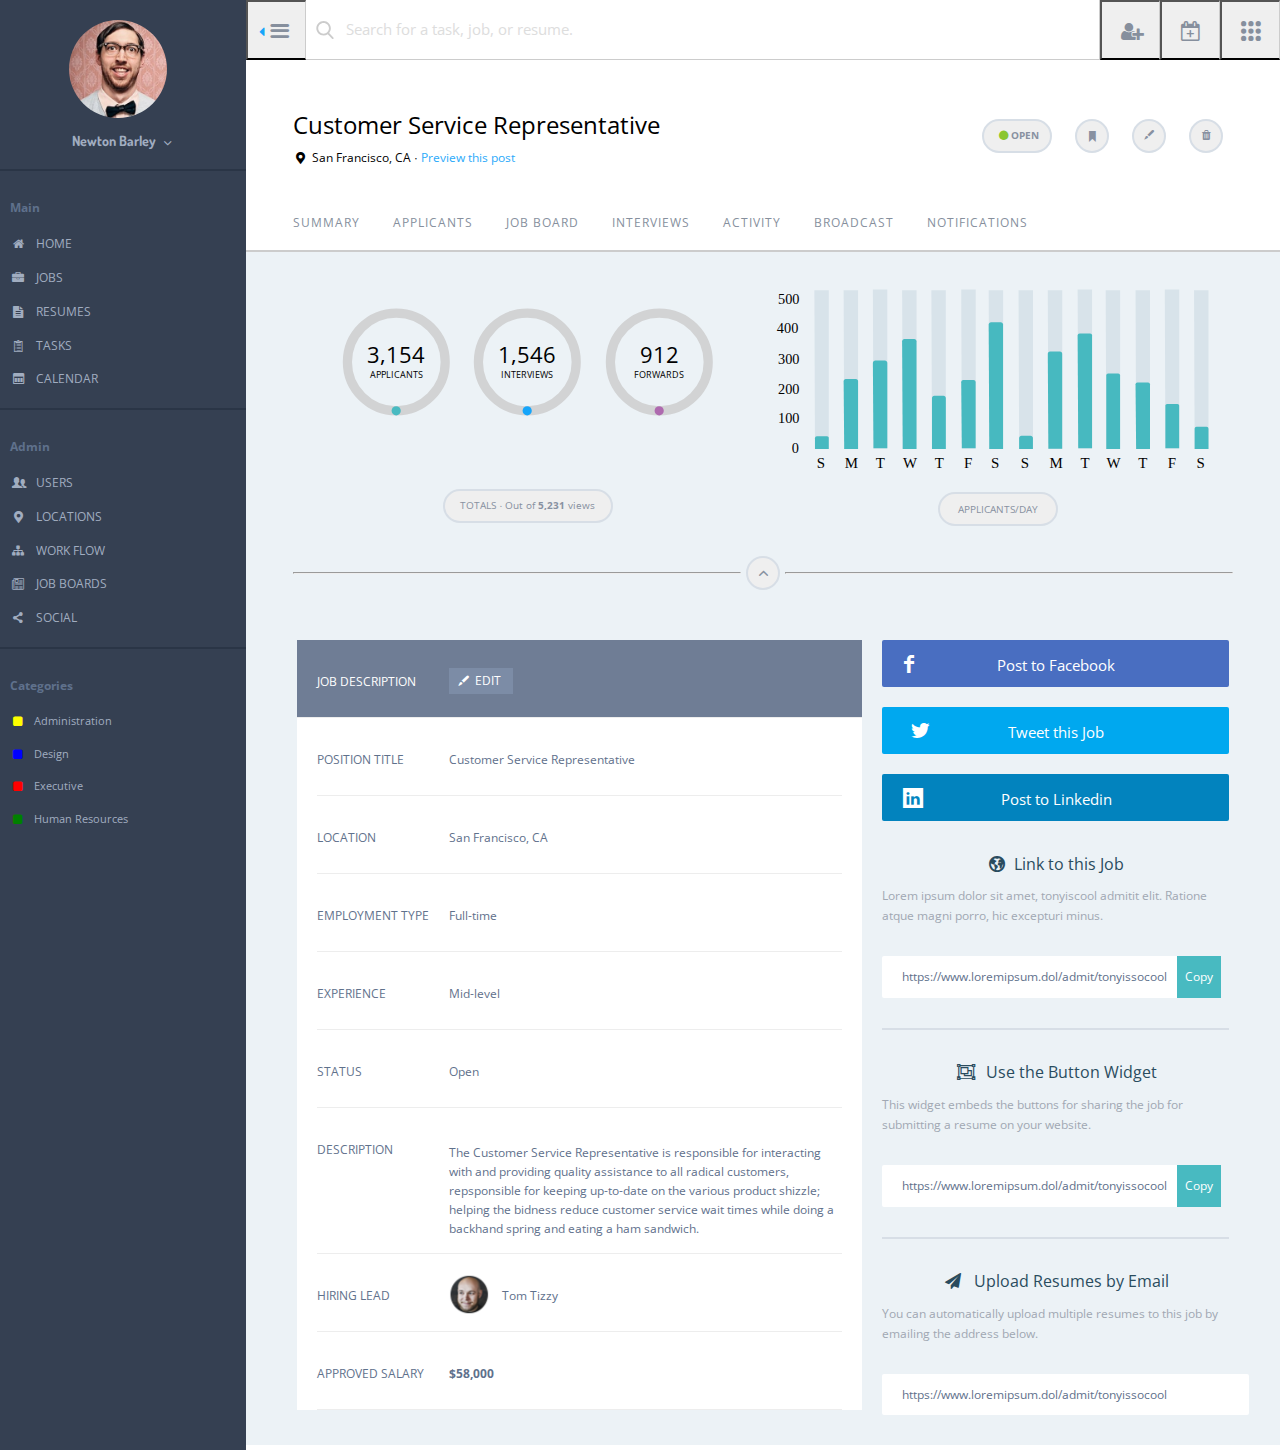
<file: index.html>
<!DOCTYPE html>
<html lang="en">
<head>
  <meta charset="UTF-8">
  <title>Static Comp 3</title>
  <link rel="stylesheet" href="css/fontello/css/fontello.css">
  <link rel="stylesheet" href="css/styles.css">
  <link rel="stylesheet" href="css/normalize.css">
  <meta name="viewport" content="width=device-width, user-scalable=no, initial-scale=1.0, maximum-scale=1.0, minimum-scale=1.0">
  <link href="https://fonts.googleapis.com/css?family=Dosis:700|Open+Sans:400,800" rel="stylesheet">
</head>
<body>
  <nav role="search">
    <button class="nav__button nav__button-hamburger">
      <i class="icon-left-dir" aria-label="view sidebar navigation"></i>
      <i class="icon-menu"></i>
    </button>
    <input type="search" class="nav__search" name="search" placeholder="Search for a task, job, or resume." aria-label="Searchbar">
    <button class="nav__button" aria-label="View contacts">
      <i class="icon-user-plus"></i>
    </button>
    <button class="nav__button" aria-label="Add calendar event">
      <i class="icon-calendar-plus-o"></i>
    </button>
    <button class="nav__button" aria-label="View full site navigation">
      <i class="icon-th"></i>
    </button>
  </nav>
  <header>
    <section class="header__section">
      <div>
        <h1 class="header__h1" role=heading aria-level=1>Customer Service Representative</h1>
        <p class="header__text-location">
          <i class="icon-location"></i>
          San Francisco, CA ∙ 
          <a href="#" class="header__link-preview">Preview this post</a>
        </p>
      </div>
      <div class="header__div-btn">
        <button class="button__general header__button-open" aria-label="Open details for this job">
          <i class="icon-circle"></i>OPEN
        </button>
        <button class="button__general" aria-label="Bookmark this job">
          <i class="icon-bookmark"></i>
        </button>
        <button class="button__general" aria-label="Send a comment about this job">
          <i class="icon-pencil-alt"></i>
        </button>
        <button class="button__general" aria-label="Delete this job from your list">
          <i class="icon-trash"></i>
        </button>
      </div>
    </section>
    <button class="header__btn-hidden" aria-label="Show all menu items">MENU</button>
    <ul class="header__ul">
      <li>
        <a href="#" class="header__ul-a" aria-label="link to Summary sub page">
        SUMMARY
        </a>
      </li>
      <li>
        <a href="#" class="header__ul-a" aria-label="link to Applicants sub page">
        APPLICANTS
        </a>
      </li>
      <li>
        <a href="#" class="header__ul-a" aria-label="link to Job board sub page">
        JOB BOARD
        </a>
      </li>
      <li>
        <a href="#" class="header__ul-a" aria-label="link to Interviews sub page">
        INTERVIEWS
        </a>
      </li>
      <li>
        <a href="#" class="header__ul-a" aria-label="link to Activity sub page">
        ACTIVITY
        </a>
      </li>
      <li>
        <a href="#" class="header__ul-a" aria-label="link to Broadcasts sub page">
        BROADCAST
        </a>
      </li>
      <li>
        <a href="#" class="header__ul-a" aria-label="link to Notifications sub page">
        NOTIFICATIONS
        </a>
      </li>
    </ul>
  </header>
  <aside role="navigation">
    <figure class="aside__figure">
      <img class="aside__figure-profile" src="images/profilepic.png" alt="Profile Picture">
    </figure>
    <figcaption class="aside__figure-caption" aria-label="Name of person in profile picture">
      Newton Barley
      <i class="icon-down-open"></i>
    </figcaption>
    <h2 class="aside__h2">Main</h2>
    <ul>
    <li>
      <a href="#" class="aside__link aside__link-home">
        <i class="icon-home"></i>
        HOME
      </a>
    </li>
    <li>
      <a href="#" class="aside__link aside__link-jobs">
        <i class="icon-briefcase"></i>
        JOBS
      </a>
    </li>
    <li>
      <a href="#" class="aside__link aside__link-resumes">
        <i class="icon-doc-text-inv"></i>
        RESUMES
      </a>
    </li>
    <li>
      <a href="#" class="aside__link aside__link-tasks">
        <i class="icon-clipboard"></i>
        TASKS
      </a>
    </li>
    <li>
      <a href="#" class="aside__link aside__link-calendar">
        <i class="icon-calendar"></i>
        CALENDAR
      </a>
    </li>
    </ul>
    <h2 class="aside__h2">Admin</h2>
    <ul>
      <li>
        <a href="#" class="aside__link aside__link-users">
          <i class="icon-users"></i>
          USERS
        </a>
      </li>
      <li>
        <a href="#" class="aside__link aside__link-locations">
          <i class="icon-location"></i>
          LOCATIONS
        </a>
      </li>
      <li>
        <a href="#" class="aside__link aside__link-work">
          <i class="icon-sitemap"></i>
          WORK FLOW
        </a>
      </li>
      <li>
        <a href="#" class="aside__link aside__link-job">
          <i class="icon-doc"></i>
          JOB BOARDS
        </a>
      </li>
      <li>
        <a href="#" class="aside__link aside__link-social">
          <i class="icon-share"></i>
          SOCIAL
        </a>
      </li>
    </ul>
    <h2 class="aside__h2">Categories</h2>
    <ul>
      <li>
        <a href="#" class="aside__link aside__link-categorie">
          <i class="icon-yellow icon-blank"></i>
          Administration
        </a>
      </li>
      <li>
        <a href="#" class="aside__link aside__link-categorie">
          <i class="icon-blue icon-blank"></i>
          Design
        </a>
      </li>
      <li>
        <a href="#" class="aside__link aside__link-categorie">
          <i class="icon-red icon-blank"></i>
          Executive
        </a>
      </li>
      <li>
        <a href="#" class="aside__link aside__link-categorie">
          <i class="icon-green icon-blank"></i>
          Human Resources
        </a>
      </li>
    </ul>
  </aside>
  <main role="main">
    <section class="main__section-graphs">
      <article class="main__article-left">
        <div class="main__div-doughnut">
          <svg class="main__doughnut main__doughnut-left" viewBox="0 0 36 39">
            <circle 
              class="main__donut-hole" 
              cx="18" 
              cy="21" 
              r="15.91549430918954" 
              fill="#ecf2f6">
            </circle>
            <circle 
              class="main__doughnut-ring" 
              cx="18" 
              cy="21" 
              r="15.91549430918954" 
              fill="transparent" 
              stroke="#d2d3d4" 
              stroke-width="3">
            </circle>
            <circle 
              class="main__doughnut-segment1" 
              cx="18" 
              cy="21" 
              r="15.91549430918954" 
              fill="transparent" 
              stroke="#48bac1" 
              stroke-width="3" 
              stroke-dashoffset="-25" 
              stroke-dasharray="0 100" 
              stroke-linecap="round">
            </circle>
            <g class="main__doughnut-text" aria-label="You are on a doughnut graph showing the amount of 3,154 Applicants">
              <text class="main__doughnut-text--number" x="50%" y="50%" aria-hidden="true">3,154</text>
              <text class="main__doughnut-text--topic" x="50%" y="50%" aria-hidden="true">APPLICANTS</text>
            </g>
          </svg>
          <svg class="main__doughnut main__doughnut-middle" viewBox="0 0 36 39">
            <circle 
              class="main__donut-hole" 
              cx="18" 
              cy="21" 
              r="15.91549430918954" 
              fill="#ecf2f6">
            </circle>
            <circle 
              class="main__doughnut-ring" 
              cx="18" 
              cy="21" 
              r="15.91549430918954" 
              fill="transparent" 
              stroke="#d2d3d4" 
              stroke-width="3"></circle>
            <circle 
              class="main__doughnut-segment2" 
              cx="18" 
              cy="21" 
              r="15.91549430918954" 
              fill="transparent" 
              stroke="#16a5fa" 
              stroke-width="3" 
              stroke-dashoffset="-25" 
              stroke-dasharray="0 100" 
              stroke-linecap="round">
            </circle>
            <g class="main__doughnut-text" aria-label="You are on a doughnut graph showing the amount of 1,546 Interviews">
              <text class="main__doughnut-text--number" x="50%" y="50%" aria-hidden="true">1,546</text>
              <text class="main__doughnut-text--topic" x="50%" y="50%" aria-hidden="true">INTERVIEWS</text>
            </g>
          </svg>
          <svg class="main__doughnut main__doughnut-right" viewBox="0 0 36 39">
            <circle 
              class="main__donut-hole" 
              cx="18" 
              cy="21" 
              r="15.91549430918954" 
              fill="#ecf2f6">
            </circle>
            <circle 
              class="main__doughnut-ring" 
              cx="18" 
              cy="21" 
              r="15.91549430918954" 
              fill="transparent" 
              stroke="#d2d3d4" 
              stroke-width="3">
            </circle>
            <circle 
              class="main__doughnut-segment3" 
              cx="18" 
              cy="21" 
              r="15.91549430918954" 
              fill="transparent" 
              stroke="#ae6aaf" 
              stroke-width="3" 
              stroke-dashoffset="-25" 
              stroke-dasharray="0 100" 
              stroke-linecap="round">
            </circle>
            <g class="main__doughnut-text" aria-label="You are on a doughnut graph showing the amount of 912 Forwards this week">
              <text class="main__doughnut-text--number" x="50%" y="50%" aria-hidden="true">912</text>
              <text class="main__doughnut-text--topic" x="50%" y="50%" aria-hidden="true">FORWARDS</text>
            </g>
          </svg>
        </div>
        <button class="button__general main__btn-left" aria-label="Go to totals of out the current 5,231 views">
          TOTALS ∙ Out of <b>5,231</b> views
        </button>
      </article>
      <article class="main__article-right">
        <div class="main__div-img">
          <img src="images/damnchart.svg" class="main__vertchart" alt="Vertical bar chart of data from throughout the week">
        </div>
        <button class="button__general main__btn-right" aria-label="Go to the amount of applicants per day">
          APPLICANTS/DAY
        </button>
      </article>
      </div>
    </section>
    <div class="main__div-divider">
      <div class="main__div-hr">
        <hr>
      </div>
      <button class="button__general main__button-collapse" aria-label="Collapse graph content">
        <i class="icon-up-open"></i>
      </button>
      <button class="button__general main__button-show" aria-label="Show graph content, collapsed">
        Show Graph Information
      </button>
      <div class="main__div-hr">
        <hr>
      </div>
    </div>
    <section class="main__section-info">
      <article class="main__article-job">
        <h2 class="main__table main__table-heading">JOB DESCRIPTION</h2>
        <p class="main__table main__table-btn">
          <button class="table__btn" aria-label="Edit the contents of this table">
            <i class="icon-pencil-alt"></i>
            EDIT
          </button></p>
        <h2 class="main__table main__table-h2">POSITION TITLE</h2>
        <p class="main__table main__table-p">Customer Service Representative</p>
        <h2 class="main__table main__table-h2">LOCATION</h2>
        <p class="main__table main__table-p">San Francisco, CA</p>
        <h2 class="main__table main__table-h2">EMPLOYMENT TYPE</h2>
        <p class="main__table main__table-p">Full-time</p>
        <h2 class="main__table main__table-h2">EXPERIENCE</h2>
        <p class="main__table main__table-p">Mid-level</p>
        <h2 class="main__table main__table-h2">STATUS</h2>
        <p class="main__table main__table-p">Open</p>
        <h2 class="main__table main__table-h2 main__table-h2large">DESCRIPTION</h2>
        <p class="main__table main__table-p main__table-plarge">
          The Customer Service Representative is responsible for interacting with and 
          providing quality assistance to all radical customers, repsponsible for keeping 
          up-to-date on the various product shizzle; helping the bidness reduce customer 
          service wait times while doing a backhand spring and eating a ham sandwich.
        </p>
        <h2 class="main__table main__table-h2">HIRING LEAD</h2>
        <p class="main__table main__table-p">
          <img class="main__table-img" src="images/tomtizzy.png" alt="Profile photo of Tom Tizzy the hihering manager">
          Tom Tizzy
        </p>
        <h2 class="main__table main__table-h2">APPROVED SALARY</h2>
        <p class="main__table main__table-p"><b>$58,000</b></p>      
      </article>
      <article class="main__article-social">
        <button class="main__btn-social main__btn-facebook" aria-label="Go to Facebook">
          <i class="main__icon-social icon-facebook"></i>
          Post to Facebook
        </button>
        <button class="main__btn-social main__btn-twitter" aria-label="Go to Twitter">
          <i class="main__icon-social icon-twitter"></i>
          Tweet this Job
        </button>
        <button class="main__btn-social main__btn-linkedin" aria-label="Go to Linked In">
          <i class="main__icon-social icon-linkedin"></i>
          Post to Linkedin
        </button>
        <h2 class="main__h2-social"><i class="social__icon icon-globe"></i>Link to this Job</h2>
        <p class="main__text-social">
          Lorem ipsum dolor sit amet, tonyiscool admitit elit. 
          Ratione atque magni porro, hic excepturi minus.
        </p>
        <div class="main__div-social">
          <input type="text" class="main__input-social" placeholder="https://www.loremipsum.dol/admit/tonyissocool">
          <button class="main__btn-submit" aria-label="Copy the link to this job">Copy</button>
        </div>
        <h2 class="main__h2-social">
          <i class="social__icon icon-object-group"></i>
          Use the Button Widget
        </h2>
        <p class="main__text-social">
          This widget embeds the buttons for sharing the job for 
          submitting a resume on your website.
        </p>
        <div class="main__div-social">
          <input type="text" class="main__input-social" placeholder="https://www.loremipsum.dol/admit/tonyissocool">
          <button class="main__btn-submit" aria-label="Copy a code snippet to embed this button widget">Copy</button>
        </div>
        <h2 class="main__h2-social">
          <i class="social__icon icon-paper-plane"></i>
          Upload Resumes by Email
        </h2>
        <p class="main__text-social">
          You can automatically upload multiple resumes to this job by 
          emailing the address below.
        </p>
        <div class="last__div main__div-social">
          <input type="text" class="last__input main__input-social" placeholder="https://www.loremipsum.dol/admit/tonyissocool">
        </div>
      </article>
    </section>
  </main>
  <script src="https://ajax.googleapis.com/ajax/libs/jquery/3.3.1/jquery.min.js"></script>
  <script src ="scripts.js"></script>
</body>
</html>
</file>
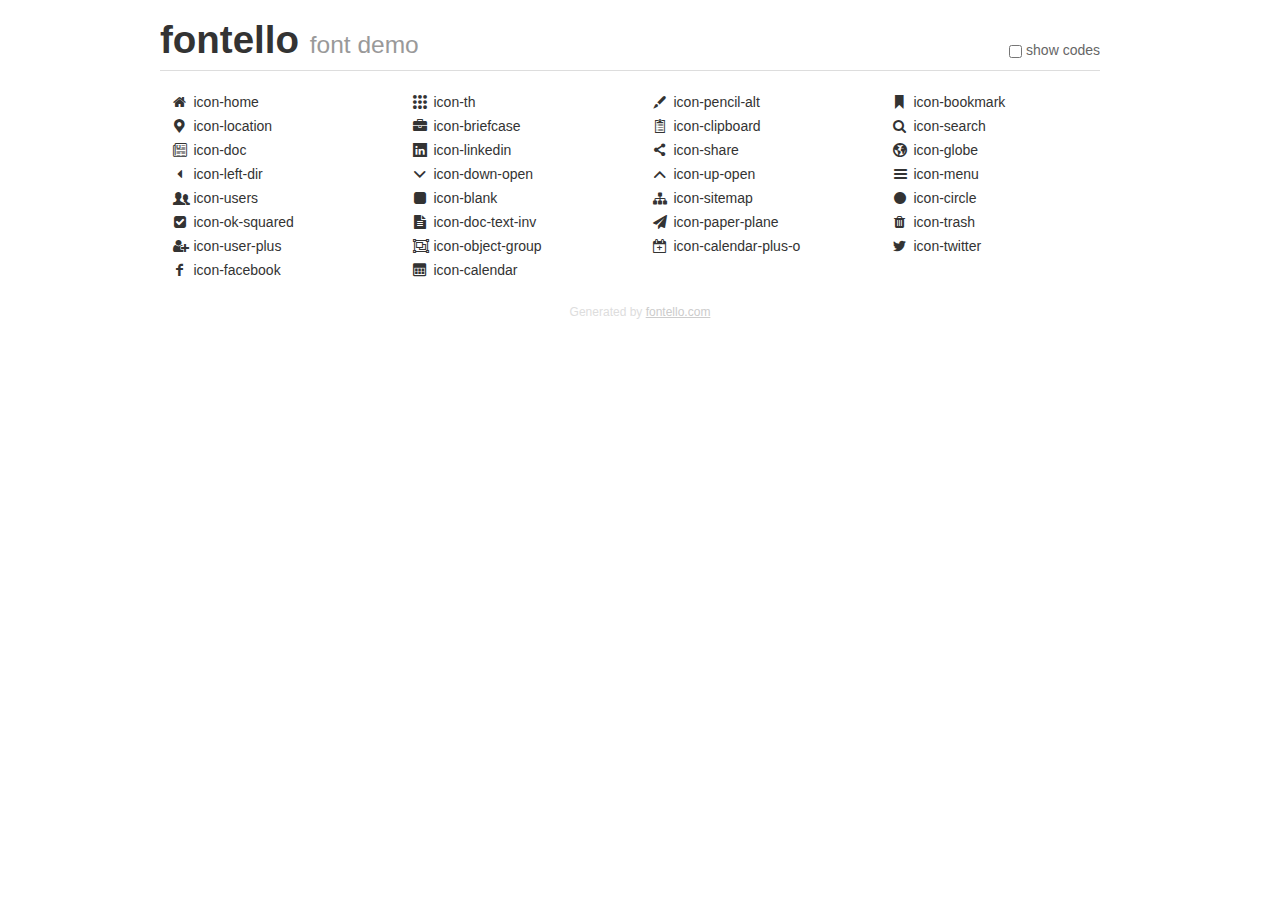
<file: css/fontello/demo.html>
<!DOCTYPE html>
<html>
  <head><!--[if lt IE 9]><script language="javascript" type="text/javascript" src="//html5shim.googlecode.com/svn/trunk/html5.js"></script><![endif]-->
    <meta charset="UTF-8"><style>/*
 * Bootstrap v2.2.1
 *
 * Copyright 2012 Twitter, Inc
 * Licensed under the Apache License v2.0
 * http://www.apache.org/licenses/LICENSE-2.0
 *
 * Designed and built with all the love in the world @twitter by @mdo and @fat.
 */
.clearfix {
  *zoom: 1;
}
.clearfix:before,
.clearfix:after {
  display: table;
  content: "";
  line-height: 0;
}
.clearfix:after {
  clear: both;
}
html {
  font-size: 100%;
  -webkit-text-size-adjust: 100%;
  -ms-text-size-adjust: 100%;
}
a:focus {
  outline: thin dotted #333;
  outline: 5px auto -webkit-focus-ring-color;
  outline-offset: -2px;
}
a:hover,
a:active {
  outline: 0;
}
button,
input,
select,
textarea {
  margin: 0;
  font-size: 100%;
  vertical-align: middle;
}
button,
input {
  *overflow: visible;
  line-height: normal;
}
button::-moz-focus-inner,
input::-moz-focus-inner {
  padding: 0;
  border: 0;
}
body {
  margin: 0;
  font-family: "Helvetica Neue", Helvetica, Arial, sans-serif;
  font-size: 14px;
  line-height: 20px;
  color: #333;
  background-color: #fff;
}
a {
  color: #08c;
  text-decoration: none;
}
a:hover {
  color: #005580;
  text-decoration: underline;
}
.row {
  margin-left: -20px;
  *zoom: 1;
}
.row:before,
.row:after {
  display: table;
  content: "";
  line-height: 0;
}
.row:after {
  clear: both;
}
[class*="span"] {
  float: left;
  min-height: 1px;
  margin-left: 20px;
}
.container,
.navbar-static-top .container,
.navbar-fixed-top .container,
.navbar-fixed-bottom .container {
  width: 940px;
}
.span12 {
  width: 940px;
}
.span11 {
  width: 860px;
}
.span10 {
  width: 780px;
}
.span9 {
  width: 700px;
}
.span8 {
  width: 620px;
}
.span7 {
  width: 540px;
}
.span6 {
  width: 460px;
}
.span5 {
  width: 380px;
}
.span4 {
  width: 300px;
}
.span3 {
  width: 220px;
}
.span2 {
  width: 140px;
}
.span1 {
  width: 60px;
}
[class*="span"].pull-right,
.row-fluid [class*="span"].pull-right {
  float: right;
}
.container {
  margin-right: auto;
  margin-left: auto;
  *zoom: 1;
}
.container:before,
.container:after {
  display: table;
  content: "";
  line-height: 0;
}
.container:after {
  clear: both;
}
p {
  margin: 0 0 10px;
}
.lead {
  margin-bottom: 20px;
  font-size: 21px;
  font-weight: 200;
  line-height: 30px;
}
small {
  font-size: 85%;
}
h1 {
  margin: 10px 0;
  font-family: inherit;
  font-weight: bold;
  line-height: 20px;
  color: inherit;
  text-rendering: optimizelegibility;
}
h1 small {
  font-weight: normal;
  line-height: 1;
  color: #999;
}
h1 {
  line-height: 40px;
}
h1 {
  font-size: 38.5px;
}
h1 small {
  font-size: 24.5px;
}
body {
  margin-top: 90px;
}
.header {
  position: fixed;
  top: 0;
  left: 50%;
  margin-left: -480px;
  background-color: #fff;
  border-bottom: 1px solid #ddd;
  padding-top: 10px;
  z-index: 10;
}
.footer {
  color: #ddd;
  font-size: 12px;
  text-align: center;
  margin-top: 20px;
}
.footer a {
  color: #ccc;
  text-decoration: underline;
}
.the-icons {
  font-size: 14px;
  line-height: 24px;
}
.switch {
  position: absolute;
  right: 0;
  bottom: 10px;
  color: #666;
}
.switch input {
  margin-right: 0.3em;
}
.codesOn .i-name {
  display: none;
}
.codesOn .i-code {
  display: inline;
}
.i-code {
  display: none;
}
@font-face {
      font-family: 'fontello';
      src: url('./font/fontello.eot?35883860');
      src: url('./font/fontello.eot?35883860#iefix') format('embedded-opentype'),
           url('./font/fontello.woff?35883860') format('woff'),
           url('./font/fontello.ttf?35883860') format('truetype'),
           url('./font/fontello.svg?35883860#fontello') format('svg');
      font-weight: normal;
      font-style: normal;
    }
     
     
    .demo-icon
    {
      font-family: "fontello";
      font-style: normal;
      font-weight: normal;
      speak: none;
     
      display: inline-block;
      text-decoration: inherit;
      width: 1em;
      margin-right: .2em;
      text-align: center;
      /* opacity: .8; */
     
      /* For safety - reset parent styles, that can break glyph codes*/
      font-variant: normal;
      text-transform: none;
     
      /* fix buttons height, for twitter bootstrap */
      line-height: 1em;
     
      /* Animation center compensation - margins should be symmetric */
      /* remove if not needed */
      margin-left: .2em;
     
      /* You can be more comfortable with increased icons size */
      /* font-size: 120%; */
     
      /* Font smoothing. That was taken from TWBS */
      -webkit-font-smoothing: antialiased;
      -moz-osx-font-smoothing: grayscale;
     
      /* Uncomment for 3D effect */
      /* text-shadow: 1px 1px 1px rgba(127, 127, 127, 0.3); */
    }
     </style>
    <link rel="stylesheet" href="css/animation.css"><!--[if IE 7]><link rel="stylesheet" href="css/" + font.fontname + "-ie7.css"><![endif]-->
    <script>
      function toggleCodes(on) {
        var obj = document.getElementById('icons');
      
        if (on) {
          obj.className += ' codesOn';
        } else {
          obj.className = obj.className.replace(' codesOn', '');
        }
      }
      
    </script>
  </head>
  <body>
    <div class="container header">
      <h1>fontello <small>font demo</small></h1>
      <label class="switch">
        <input type="checkbox" onclick="toggleCodes(this.checked)">show codes
      </label>
    </div>
    <div class="container" id="icons">
      <div class="row">
        <div class="the-icons span3" title="Code: 0xe800"><i class="demo-icon icon-home">&#xe800;</i> <span class="i-name">icon-home</span><span class="i-code">0xe800</span></div>
        <div class="the-icons span3" title="Code: 0xe801"><i class="demo-icon icon-th">&#xe801;</i> <span class="i-name">icon-th</span><span class="i-code">0xe801</span></div>
        <div class="the-icons span3" title="Code: 0xe802"><i class="demo-icon icon-pencil-alt">&#xe802;</i> <span class="i-name">icon-pencil-alt</span><span class="i-code">0xe802</span></div>
        <div class="the-icons span3" title="Code: 0xe803"><i class="demo-icon icon-bookmark">&#xe803;</i> <span class="i-name">icon-bookmark</span><span class="i-code">0xe803</span></div>
      </div>
      <div class="row">
        <div class="the-icons span3" title="Code: 0xe804"><i class="demo-icon icon-location">&#xe804;</i> <span class="i-name">icon-location</span><span class="i-code">0xe804</span></div>
        <div class="the-icons span3" title="Code: 0xe805"><i class="demo-icon icon-briefcase">&#xe805;</i> <span class="i-name">icon-briefcase</span><span class="i-code">0xe805</span></div>
        <div class="the-icons span3" title="Code: 0xe806"><i class="demo-icon icon-clipboard">&#xe806;</i> <span class="i-name">icon-clipboard</span><span class="i-code">0xe806</span></div>
        <div class="the-icons span3" title="Code: 0xe807"><i class="demo-icon icon-search">&#xe807;</i> <span class="i-name">icon-search</span><span class="i-code">0xe807</span></div>
      </div>
      <div class="row">
        <div class="the-icons span3" title="Code: 0xe808"><i class="demo-icon icon-doc">&#xe808;</i> <span class="i-name">icon-doc</span><span class="i-code">0xe808</span></div>
        <div class="the-icons span3" title="Code: 0xe809"><i class="demo-icon icon-linkedin">&#xe809;</i> <span class="i-name">icon-linkedin</span><span class="i-code">0xe809</span></div>
        <div class="the-icons span3" title="Code: 0xe80a"><i class="demo-icon icon-share">&#xe80a;</i> <span class="i-name">icon-share</span><span class="i-code">0xe80a</span></div>
        <div class="the-icons span3" title="Code: 0xe80b"><i class="demo-icon icon-globe">&#xe80b;</i> <span class="i-name">icon-globe</span><span class="i-code">0xe80b</span></div>
      </div>
      <div class="row">
        <div class="the-icons span3" title="Code: 0xe80c"><i class="demo-icon icon-left-dir">&#xe80c;</i> <span class="i-name">icon-left-dir</span><span class="i-code">0xe80c</span></div>
        <div class="the-icons span3" title="Code: 0xf004"><i class="demo-icon icon-down-open">&#xf004;</i> <span class="i-name">icon-down-open</span><span class="i-code">0xf004</span></div>
        <div class="the-icons span3" title="Code: 0xf005"><i class="demo-icon icon-up-open">&#xf005;</i> <span class="i-name">icon-up-open</span><span class="i-code">0xf005</span></div>
        <div class="the-icons span3" title="Code: 0xf008"><i class="demo-icon icon-menu">&#xf008;</i> <span class="i-name">icon-menu</span><span class="i-code">0xf008</span></div>
      </div>
      <div class="row">
        <div class="the-icons span3" title="Code: 0xf064"><i class="demo-icon icon-users">&#xf064;</i> <span class="i-name">icon-users</span><span class="i-code">0xf064</span></div>
        <div class="the-icons span3" title="Code: 0xf0c8"><i class="demo-icon icon-blank">&#xf0c8;</i> <span class="i-name">icon-blank</span><span class="i-code">0xf0c8</span></div>
        <div class="the-icons span3" title="Code: 0xf0e8"><i class="demo-icon icon-sitemap">&#xf0e8;</i> <span class="i-name">icon-sitemap</span><span class="i-code">0xf0e8</span></div>
        <div class="the-icons span3" title="Code: 0xf111"><i class="demo-icon icon-circle">&#xf111;</i> <span class="i-name">icon-circle</span><span class="i-code">0xf111</span></div>
      </div>
      <div class="row">
        <div class="the-icons span3" title="Code: 0xf14a"><i class="demo-icon icon-ok-squared">&#xf14a;</i> <span class="i-name">icon-ok-squared</span><span class="i-code">0xf14a</span></div>
        <div class="the-icons span3" title="Code: 0xf15c"><i class="demo-icon icon-doc-text-inv">&#xf15c;</i> <span class="i-name">icon-doc-text-inv</span><span class="i-code">0xf15c</span></div>
        <div class="the-icons span3" title="Code: 0xf1d8"><i class="demo-icon icon-paper-plane">&#xf1d8;</i> <span class="i-name">icon-paper-plane</span><span class="i-code">0xf1d8</span></div>
        <div class="the-icons span3" title="Code: 0xf1f8"><i class="demo-icon icon-trash">&#xf1f8;</i> <span class="i-name">icon-trash</span><span class="i-code">0xf1f8</span></div>
      </div>
      <div class="row">
        <div class="the-icons span3" title="Code: 0xf234"><i class="demo-icon icon-user-plus">&#xf234;</i> <span class="i-name">icon-user-plus</span><span class="i-code">0xf234</span></div>
        <div class="the-icons span3" title="Code: 0xf247"><i class="demo-icon icon-object-group">&#xf247;</i> <span class="i-name">icon-object-group</span><span class="i-code">0xf247</span></div>
        <div class="the-icons span3" title="Code: 0xf271"><i class="demo-icon icon-calendar-plus-o">&#xf271;</i> <span class="i-name">icon-calendar-plus-o</span><span class="i-code">0xf271</span></div>
        <div class="the-icons span3" title="Code: 0xf309"><i class="demo-icon icon-twitter">&#xf309;</i> <span class="i-name">icon-twitter</span><span class="i-code">0xf309</span></div>
      </div>
      <div class="row">
        <div class="the-icons span3" title="Code: 0xf30c"><i class="demo-icon icon-facebook">&#xf30c;</i> <span class="i-name">icon-facebook</span><span class="i-code">0xf30c</span></div>
        <div class="the-icons span3" title="Code: 0xf4c5"><i class="demo-icon icon-calendar">&#xf4c5;</i> <span class="i-name">icon-calendar</span><span class="i-code">0xf4c5</span></div>
      </div>
    </div>
    <div class="container footer">Generated by <a href="http://fontello.com">fontello.com</a></div>
  </body>
</html>
</file>
<file: css/fontello/css/fontello.css>
@font-face {
  font-family: 'fontello';
  src: url('../font/fontello.eot?43820993');
  src: url('../font/fontello.eot?43820993#iefix') format('embedded-opentype'),
       url('../font/fontello.woff2?43820993') format('woff2'),
       url('../font/fontello.woff?43820993') format('woff'),
       url('../font/fontello.ttf?43820993') format('truetype'),
       url('../font/fontello.svg?43820993#fontello') format('svg');
  font-weight: normal;
  font-style: normal;
}
/* Chrome hack: SVG is rendered more smooth in Windozze. 100% magic, uncomment if you need it. */
/* Note, that will break hinting! In other OS-es font will be not as sharp as it could be */
/*
@media screen and (-webkit-min-device-pixel-ratio:0) {
  @font-face {
    font-family: 'fontello';
    src: url('../font/fontello.svg?43820993#fontello') format('svg');
  }
}
*/
 
 [class^="icon-"]:before, [class*=" icon-"]:before {
  font-family: "fontello";
  font-style: normal;
  font-weight: normal;
  speak: none;
 
  display: inline-block;
  text-decoration: inherit;
  width: 1em;
  margin-right: .2em;
  text-align: center;
  /* opacity: .8; */
 
  /* For safety - reset parent styles, that can break glyph codes*/
  font-variant: normal;
  text-transform: none;
 
  /* fix buttons height, for twitter bootstrap */
  line-height: 1em;
 
  /* Animation center compensation - margins should be symmetric */
  /* remove if not needed */
  margin-left: .2em;
 
  /* you can be more comfortable with increased icons size */
  /* font-size: 120%; */
 
  /* Font smoothing. That was taken from TWBS */
  -webkit-font-smoothing: antialiased;
  -moz-osx-font-smoothing: grayscale;
 
  /* Uncomment for 3D effect */
  /* text-shadow: 1px 1px 1px rgba(127, 127, 127, 0.3); */
}
 
.icon-home:before { content: '\e800'; } /* '' */
.icon-th:before { content: '\e801'; } /* '' */
.icon-pencil-alt:before { content: '\e802'; } /* '' */
.icon-bookmark:before { content: '\e803'; } /* '' */
.icon-location:before { content: '\e804'; } /* '' */
.icon-briefcase:before { content: '\e805'; } /* '' */
.icon-clipboard:before { content: '\e806'; } /* '' */
.icon-search:before { content: '\e807'; } /* '' */
.icon-doc:before { content: '\e808'; } /* '' */
.icon-linkedin:before { content: '\e809'; } /* '' */
.icon-share:before { content: '\e80a'; } /* '' */
.icon-globe:before { content: '\e80b'; } /* '' */
.icon-left-dir:before { content: '\e80c'; } /* '' */
.icon-down-open:before { content: '\f004'; } /* '' */
.icon-up-open:before { content: '\f005'; } /* '' */
.icon-menu:before { content: '\f008'; } /* '' */
.icon-users:before { content: '\f064'; } /* '' */
.icon-blank:before { content: '\f0c8'; } /* '' */
.icon-sitemap:before { content: '\f0e8'; } /* '' */
.icon-circle:before { content: '\f111'; } /* '' */
.icon-ok-squared:before { content: '\f14a'; } /* '' */
.icon-doc-text-inv:before { content: '\f15c'; } /* '' */
.icon-paper-plane:before { content: '\f1d8'; } /* '' */
.icon-trash:before { content: '\f1f8'; } /* '' */
.icon-user-plus:before { content: '\f234'; } /* '' */
.icon-object-group:before { content: '\f247'; } /* '' */
.icon-calendar-plus-o:before { content: '\f271'; } /* '' */
.icon-twitter:before { content: '\f309'; } /* '' */
.icon-facebook:before { content: '\f30c'; } /* '' */
.icon-calendar:before { content: '\f4c5'; } /* '' */
</file>
<file: css/styles.css>
html {
  font-family: 'Open Sans', sans-serif;
  font-size: 10px;
}

body {
  display: grid;
  min-width: 350px;
  height: 100%;
  grid-template-rows: 6rem auto auto;
  grid-template-columns: auto auto;
}

.button__general {
  font-size: 1rem;
  font-weight: bold;
  width: 3.4rem;
  height: 3.4rem;
  margin: 1rem;
  color: #8891a1;
  border: .2rem solid #d7dee6;
  border-radius: 2rem;
}

.button__general:hover {
  background-color: #354052;
  color: #fff;
}

/*======================================================
 NAV STYLING
======================================================== */

nav {
  display: flex;
}

nav button i {
  font-size: 2em;
}

input::placeholder {
  color: #ddd;
}

.icon-left-dir {
  font-size: 1.5rem;
  position: relative;
  bottom: 1px;
  color: #16a5fa;
}

.icon-menu {
  position: relative;
  right: 10px;
}

.nav__button {
  min-width: 6rem;
  height: 100%;
  padding: 0;
  color: #868f9d;
  border-right: .1rem solid #ccc;
}

.nav__button:hover {
  background-color: #16a5fa;
  color: #fff;
}


.nav__search {
  font-size: 1.5em;
  width: calc(100% - 17rem);
  min-width: 4rem;
  padding-left: 4rem;
  border: none;
  border-right: .1rem solid #ccc;
  background: url('../images/search.svg') 1rem no-repeat;
  background-size: 1.8rem;
  border-bottom: .1rem solid #ccc;
}

/*======================================================
 ASIDE STYLING
======================================================== */

aside {
  font-size: 1.2rem;
  display: flex;
  flex-direction: column;
  min-width: 125px;
  height: 100%;
  padding-bottom: .5rem;
  background-color: #354052;
  grid-row-start: 1;
  grid-row-end: 4;
}

aside ul {
  padding: 0;
  list-style-type: none;
}

aside li i {
  padding-right: .6rem;
}

figcaption i {
  font-size: .9rem;
  padding-left: 2px;
}


.aside__figure {
  display: flex;
  flex-direction: column;
  margin: 2rem 0 1.5rem 0;
  align-items: center;
  justify-content: center;
}

.aside__figure-profile {
  width: 40%;
  margin-right: 10px;
  vertical-align: middle;
  border-radius: 100%;
}

.aside__figure-caption {
  font-family: 'Dosis', sans-serif;
  font-size: 1.4rem;
  font-weight: bold;
  margin-bottom: 2rem;
  text-align: center;
  color: #a1adc0;
}

.aside__figure-caption:hover {
  color: #fff;
}

.aside__h2 {
  font-size: 1em;
  margin: 0;
  padding: 2rem 0 0 1rem;
  padding-top: 30px;
  color: #a1adc0;
  color: #5f718c;
  border-top: .2rem solid #2a3546;
}

.aside__link {
  display: block;
  padding: 1rem 1.5rem 1rem 1rem;
  text-decoration: none;
  color: #a1adc0;
  border-left: .3rem solid #fff00;
}

.aside__link:hover {
  border-left: .3rem solid #16a5fa;
  background-color: #2f3a4a;
}

.aside__link-categorie {
  font-size: .9em;
}

.icon-yellow {
  color: yellow;
}

.icon-blue {
  color: blue;
}

.icon-red {
  color: red;
}

.icon-green {
  color: green;
}

/*======================================================
 HEADER STYLING
======================================================== */

header {
  font-size: 1.2rem;
  border-bottom: .2rem solid #ccc;
  grid-column-start: 2;
  grid-column-end: auto;
  grid-row-start: 2;
  grid-row-end: 3;
}

header section {
  display: flex;
  width: 91%;
  margin: 3.5rem auto 4rem auto;
  align-items: center;
  justify-content: space-between;
}

header h1 {
  font-weight: 400;
  margin-bottom: 0;
}

header ul {
  width: 91%;
  margin: 0 auto 1rem;
  padding: 0;
}

header a {
  text-decoration: none;
  color: #2baafa;
}

header li {
  display: inline-block;
  margin-right: 3rem;
  padding-bottom: 1rem;
  letter-spacing: .1rem;
}

div button i {
  font-size: 1.1rem;
}

.header__button-open {
  width: 7rem;
}

.icon-circle {
  color: #8ac631;
}

.icon-bookmark {
  position: relative;
  top: 1px;
}

.header__btn-hidden {
  display: none;
  width: 95%;
  margin: 0 auto 1rem;
  padding: 1rem;
  color: #fff;
  background-color: #354052;
}

.header__ul-a {
  color: #868f9d;
}

.header__ul-a:hover {
  padding-bottom: 1.6rem;
  color: #5f718c;
  border-bottom: .3rem solid #009df8;
}

/*======================================================
 MAIN STYLING
======================================================== */

main {
  font-size: 1.2rem;
  height: auto;
  background-color: #ecf2f6;
  grid-column-start: 2;
  grid-column-end: auto;
  grid-row-start: 3;
  grid-row-end: auto;
}

main section {
  display: flex;
  width: 91%;
  margin: 3rem auto 0 auto;
  flex-wrap: wrap;
  justify-content: space-between;
}

main article {
  display: flex;
  flex-direction: column;
  width: 50%;
  align-items: center;
  justify-content: center;
}

main h2 {
  font-size: 1.2rem;
  font-weight: 400;
}

/*========== MAIN-GRAPH SECTION STYLING =========== */

.main__div-doughnut {
  display: flex;
}

.main__div-img {
  width: 100%;
  display: flex;
  height: 200px;
}

.main__doughnut {
  width: 28%;
  margin: 0 auto 3rem;
}

.main__doughnut-text {
  transform: translateY(.4em);

  text-anchor: middle;
}

.main__doughnut-text--number {
  font-size: .7rem;

  transform: translateY(-.3rem);
}

.main__doughnut-text--topic {
  font-size: .3rem;
  transform: translateY(.2rem);
}

.main__doughnut-segment1 {
  animation: dashone 1s linear forwards;
  stroke-dasharray: 0 100;
  stroke-dashoffset: -25;
}

@keyframes dashone {
  to {
    stroke-dasharray: 80 20;
  }
}

.main__doughnut-segment2 {
  animation: dashtwo 1s linear forwards;
  stroke-dasharray: 0 100;
  stroke-dashoffset: -25;
}

@keyframes dashtwo {
  to {
    stroke-dasharray: 40 60;
  }
}

.main__doughnut-segment3 {
  animation: dashthree 1s linear forwards;
  stroke-dasharray: 0 100;
  stroke-dashoffset: -25;
}

@keyframes dashthree {
  to {
    stroke-dasharray: 25 75;
  }
}

.main__vertchart {
  width: 100%;
}

.main__div-button {
  display: flex;
  width: 91%;
  margin: 0 auto;
  justify-content: space-between;
}

.main__btn-left {
  font-weight: 400;
  width: 17rem;
  margin: 3rem 0 2rem 0;
}

.main__btn-right {
  font-weight: 400;
  width: 12rem;
  margin-bottom: 2rem;
}

/*===== MAIN-DIVIDER STYLING =====*/

.main__div-divider {
  display: flex;
  width: 91%;
  margin: 1rem auto;
}

.main__div-hr {
  width: 48.6%;
  margin-top: 1rem;
}

.main__button-collapse {
  margin: 0 .5em;
}

.main__button-show {
  width: 11rem;
  font-weight: 400;
  margin: 0 .5em;
  display: none;
}

/*===== MAIN-INFO STYLING =====*/

.main__section-info {
  display: flex;
  flex-wrap: nowrap;
  width: 91%;
  margin: 0 auto 3rem;
  justify-content: center;
}

/*--- Table Styling ---*/

.main__article-job {
  font-weight: 400;
  display: grid;
  width: 60%;
  margin: 4rem 2rem 0 0;
  color: #5f718c;
  background-color: #fff;
  align-self: flex-start;
  grid-template-columns: auto auto;
  grid-template-rows: repeat(9, auto);
}

.main__table {
  height: 4.2rem;
  margin: 0;
  padding-top: 3.5rem;
  border-bottom: .1rem solid #ededed;
}

.main__table-heading {
  padding-left: 2rem;
  color: #fff;
  background-color: #6f7d95;
}

.main__table-btn {
  padding-left: 2rem;
  color: #fff;
  background-color: #6f7d95;
}

.table__btn {
  position: relative;
  bottom: .7rem;
  padding: .6rem 1.2rem .6rem .6rem;
  color: #fff;
  border: none;
  background-color: #7c8ca6;
}

.main__table-h2 {
  margin-left: 2rem;
}

.main__table-p {
  margin-right: 2rem;
  padding-left: 2rem;
}

.main__table-h2large {
  height: 11rem;
}

.main__table-plarge {
  line-height: 1.9rem;
  overflow: scroll;
  height: 11rem;
}

.main__table-img {
  position: relative;
  bottom: 1.5rem;
  width: 4rem;
  margin-right: 1rem;
  vertical-align: top;
}

/*--- Social Styling ---*/

.main__article-social {
  display: inline-flex;
  width: 34.7rem;
  margin-top: 4rem;
  flex-flow: column wrap;
}
.main__btn-social {
  font-size: 1.5rem;
  width: 100%;
  margin-bottom: 2rem;
  padding: 1.2rem 10rem 1.2rem 2rem;
  color: white;
  border: none;
  border-radius: .2rem;
}

.main__btn-social:hover {
  filter: opacity(80%);
}

.main__btn-facebook {
  padding-left: 0;
  background-color: #496ec1;
}

.main__btn-twitter {
  padding-left: 0;
  background-color: #00a8ef;
}

.icon-twitter {
  padding-left: 0;
}

.main__btn-linkedin {
  padding-left: 0;
  background-color: #0283be;
}

.main__icon-social {
  font-size: 2rem;
  padding: 0 7rem 0 0;
}

.main__h2-social {
  font-size: 1.6rem;
  color: #2a4c5e;
  align-self: left;
}

.social__icon {
  padding-right: .6rem;
}

.main__text-social {
  line-height: 2rem;
  margin: 0;
  margin-bottom: 3rem;
  color: #a1a8b3;
}

.main__div-social {
  width: 100%;
  margin-bottom: 2rem;
  padding-bottom: 2rem;
  border-bottom: .2rem solid #d7dee6;
}

.main__input-social {
  font-size: 1.2rem;
  width: 80%;
  margin-bottom: 1rem;
  padding: 1.4rem 0rem 1.4rem 2rem;
  border: none;
  border-radius: .2rem;
}

.main__input-social::placeholder {
  color: #5f718c;
}

.main__btn-submit {
  position: relative;
  right: .5rem;
  padding: 1.4rem .8rem;
  color: #fff;
  border: none;
  background-color: #48bac1;
}

.last__div {
  margin-bottom: 0;
  padding-bottom: 0;
  border: none;
}

.last__input {
  margin-bottom: 0;
  width: 100%;
}

/*======================================================
  MEDIA QUERIES
======================================================== */

@media screen and (min-width: 1460px) {
  html {
    font-size: 12px;
  }
}

@media screen and (max-width: 1050px) {
  .main__section-info {
    flex-wrap: wrap;
  } 
  .main__article-job,
  .main__article-social {
    width: 95%;
  }
}

@media screen and (max-width: 768px) {
  html {
    font-size: 8px;
  }

  body {
    grid-template-rows: 60px auto auto;
    grid-template-columns: auto auto;
  }

  nav,
  header,
  main {
    grid-column-start: 1;
  }

  .header__ul {
    display: none;
  }

  .header__div-btn {
    display: none;
  }

  .header__btn-hidden {
    display: block;
  }

  .main__article-job,
  .main__article-social,
  .main__article-left,
  .main__article-right {
    width: 95%;
    font-size: 1.5rem;
  }

  aside {
    display: none;
  }
}

@media screen and (max-width: 560px) {
  html {
    font-size: 7px;
  }

  .main__article-job,
  .main__article-social,
  .main__article-left,
  .main__article-right {
    font-size: 1.5rem;
  }
}

@media screen and (max-width: 350px) {
  html {
    font-size: 5px;
  }

  .main__article-job,
  .main__article-social,
  .main__article-left,
  .main__article-right {
    font-size: 2rem;
  }
}
</file>
<file: css/fontello/css/animation.css>
/*
   Animation example, for spinners
*/
.animate-spin {
  -moz-animation: spin 2s infinite linear;
  -o-animation: spin 2s infinite linear;
  -webkit-animation: spin 2s infinite linear;
  animation: spin 2s infinite linear;
  display: inline-block;
}
@-moz-keyframes spin {
  0% {
    -moz-transform: rotate(0deg);
    -o-transform: rotate(0deg);
    -webkit-transform: rotate(0deg);
    transform: rotate(0deg);
  }

  100% {
    -moz-transform: rotate(359deg);
    -o-transform: rotate(359deg);
    -webkit-transform: rotate(359deg);
    transform: rotate(359deg);
  }
}
@-webkit-keyframes spin {
  0% {
    -moz-transform: rotate(0deg);
    -o-transform: rotate(0deg);
    -webkit-transform: rotate(0deg);
    transform: rotate(0deg);
  }

  100% {
    -moz-transform: rotate(359deg);
    -o-transform: rotate(359deg);
    -webkit-transform: rotate(359deg);
    transform: rotate(359deg);
  }
}
@-o-keyframes spin {
  0% {
    -moz-transform: rotate(0deg);
    -o-transform: rotate(0deg);
    -webkit-transform: rotate(0deg);
    transform: rotate(0deg);
  }

  100% {
    -moz-transform: rotate(359deg);
    -o-transform: rotate(359deg);
    -webkit-transform: rotate(359deg);
    transform: rotate(359deg);
  }
}
@-ms-keyframes spin {
  0% {
    -moz-transform: rotate(0deg);
    -o-transform: rotate(0deg);
    -webkit-transform: rotate(0deg);
    transform: rotate(0deg);
  }

  100% {
    -moz-transform: rotate(359deg);
    -o-transform: rotate(359deg);
    -webkit-transform: rotate(359deg);
    transform: rotate(359deg);
  }
}
@keyframes spin {
  0% {
    -moz-transform: rotate(0deg);
    -o-transform: rotate(0deg);
    -webkit-transform: rotate(0deg);
    transform: rotate(0deg);
  }

  100% {
    -moz-transform: rotate(359deg);
    -o-transform: rotate(359deg);
    -webkit-transform: rotate(359deg);
    transform: rotate(359deg);
  }
}
</file>
